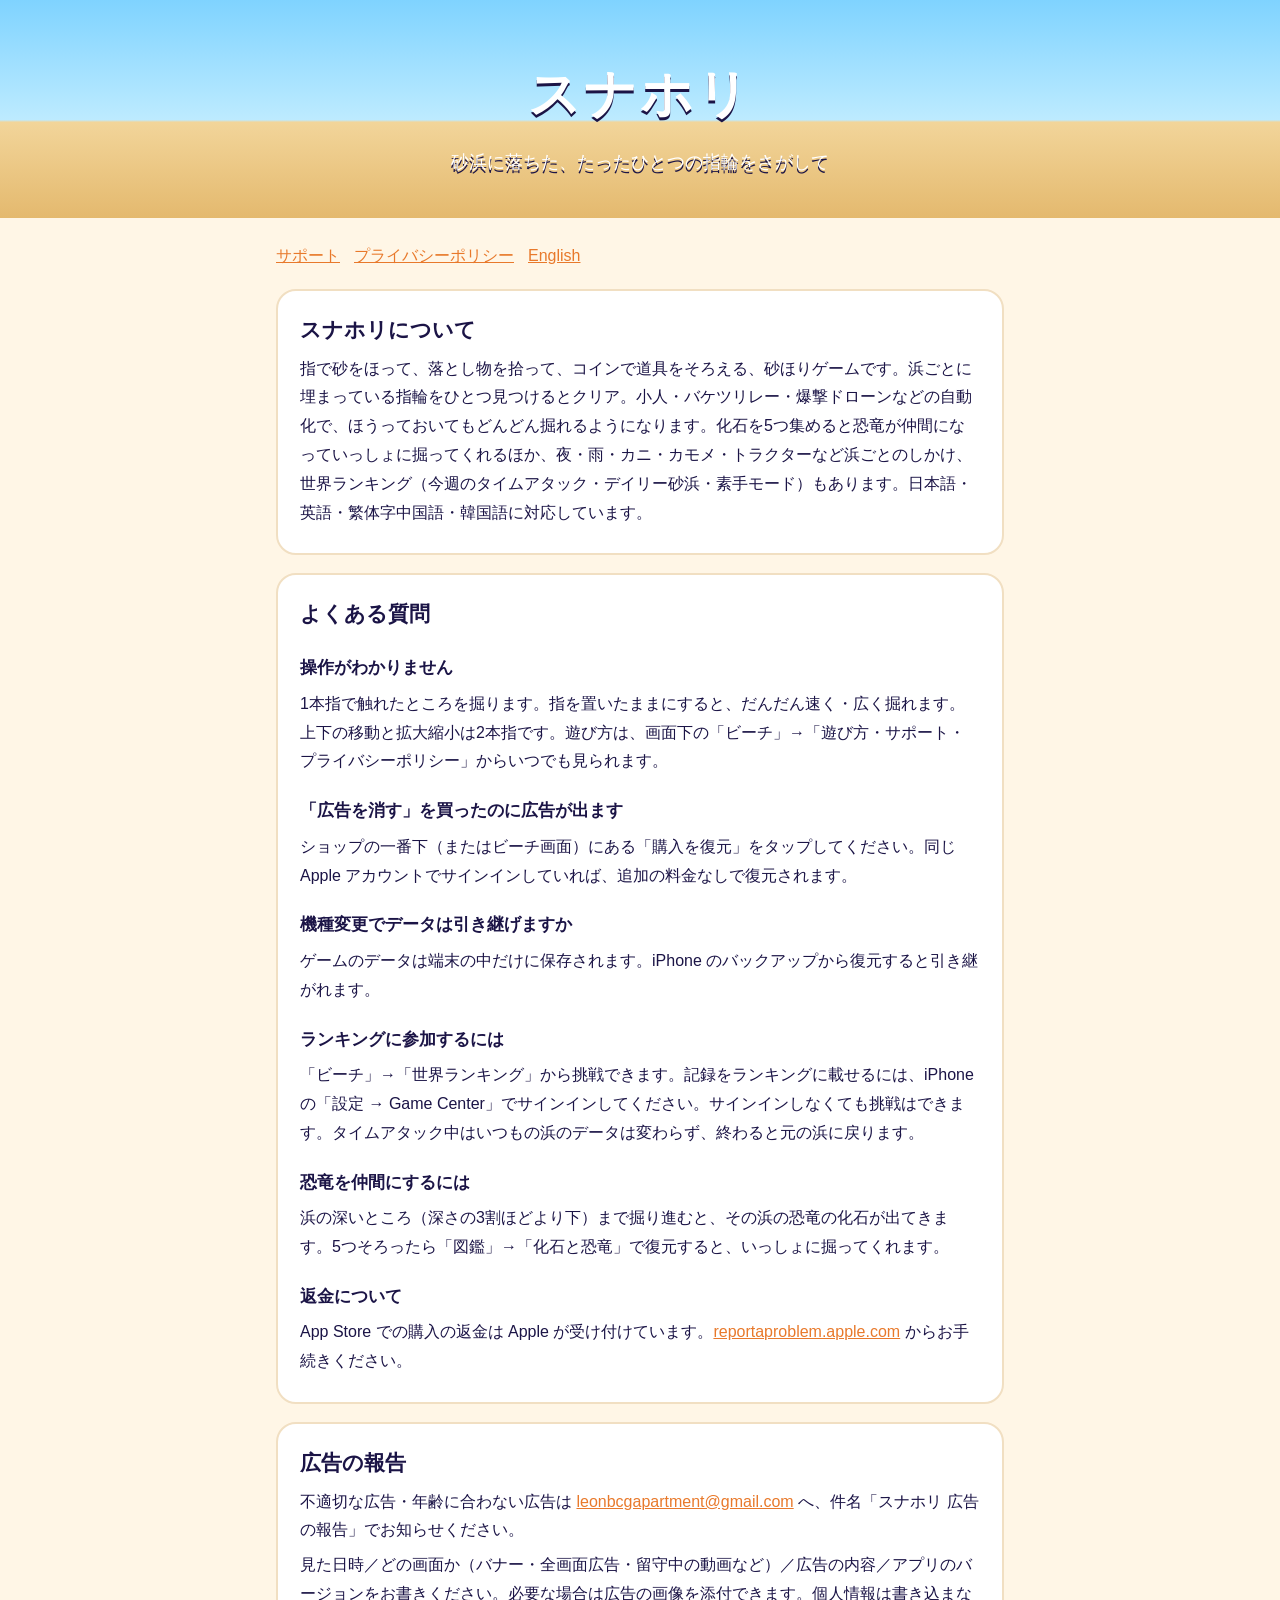
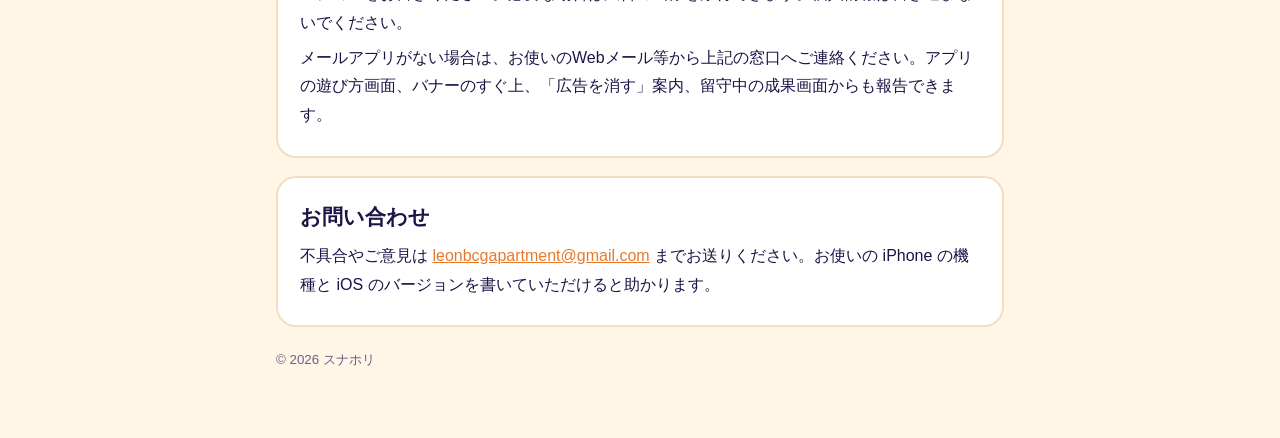
<file: index.html>
<!doctype html>
<html lang="ja"><head><meta charset="utf-8"><meta name="viewport" content="width=device-width,initial-scale=1">
<title>スナホリ サポート</title><link rel="stylesheet" href="style.css"></head>
<body>
<header><h1>スナホリ</h1><p>砂浜に落ちた、たったひとつの指輪をさがして</p></header>
<main><nav><a href="index.html">サポート</a><a href="privacy.html">プライバシーポリシー</a><a href="en.html">English</a></nav>
<div class="card"><h2>スナホリについて</h2>
<p>指で砂をほって、落とし物を拾って、コインで道具をそろえる、砂ほりゲームです。浜ごとに埋まっている指輪をひとつ見つけるとクリア。小人・バケツリレー・爆撃ドローンなどの自動化で、ほうっておいてもどんどん掘れるようになります。化石を5つ集めると恐竜が仲間になっていっしょに掘ってくれるほか、夜・雨・カニ・カモメ・トラクターなど浜ごとのしかけ、世界ランキング（今週のタイムアタック・デイリー砂浜・素手モード）もあります。日本語・英語・繁体字中国語・韓国語に対応しています。</p></div>
<div class="card"><h2>よくある質問</h2>
<h3>操作がわかりません</h3>
<p>1本指で触れたところを掘ります。指を置いたままにすると、だんだん速く・広く掘れます。上下の移動と拡大縮小は2本指です。遊び方は、画面下の「ビーチ」→「遊び方・サポート・プライバシーポリシー」からいつでも見られます。</p>
<h3>「広告を消す」を買ったのに広告が出ます</h3>
<p>ショップの一番下（またはビーチ画面）にある「購入を復元」をタップしてください。同じ Apple アカウントでサインインしていれば、追加の料金なしで復元されます。</p>
<h3>機種変更でデータは引き継げますか</h3>
<p>ゲームのデータは端末の中だけに保存されます。iPhone のバックアップから復元すると引き継がれます。</p>
<h3>ランキングに参加するには</h3>
<p>「ビーチ」→「世界ランキング」から挑戦できます。記録をランキングに載せるには、iPhoneの「設定 → Game Center」でサインインしてください。サインインしなくても挑戦はできます。タイムアタック中はいつもの浜のデータは変わらず、終わると元の浜に戻ります。</p>
<h3>恐竜を仲間にするには</h3>
<p>浜の深いところ（深さの3割ほどより下）まで掘り進むと、その浜の恐竜の化石が出てきます。5つそろったら「図鑑」→「化石と恐竜」で復元すると、いっしょに掘ってくれます。</p>
<h3>返金について</h3>
<p>App Store での購入の返金は Apple が受け付けています。<a href="https://reportaproblem.apple.com/">reportaproblem.apple.com</a> からお手続きください。</p></div>
<div class="card" id="ad-report"><h2>広告の報告</h2>
<p>不適切な広告・年齢に合わない広告は <a href="mailto:leonbcgapartment@gmail.com?subject=スナホリ%20広告の報告">leonbcgapartment@gmail.com</a> へ、件名「スナホリ 広告の報告」でお知らせください。</p>
<p>見た日時／どの画面か（バナー・全画面広告・留守中の動画など）／広告の内容／アプリのバージョンをお書きください。必要な場合は広告の画像を添付できます。個人情報は書き込まないでください。</p>
<p>メールアプリがない場合は、お使いのWebメール等から上記の窓口へご連絡ください。アプリの遊び方画面、バナーのすぐ上、「広告を消す」案内、留守中の成果画面からも報告できます。</p></div>
<div class="card"><h2>お問い合わせ</h2>
<p>不具合やご意見は <a href="mailto:leonbcgapartment@gmail.com?subject=%E3%82%B9%E3%83%8A%E3%83%9B%E3%83%AA%E3%81%AB%E3%81%A4%E3%81%84%E3%81%A6">leonbcgapartment@gmail.com</a> までお送りください。お使いの iPhone の機種と iOS のバージョンを書いていただけると助かります。</p></div>
<small>© 2026 スナホリ</small></main></body></html>
</file>
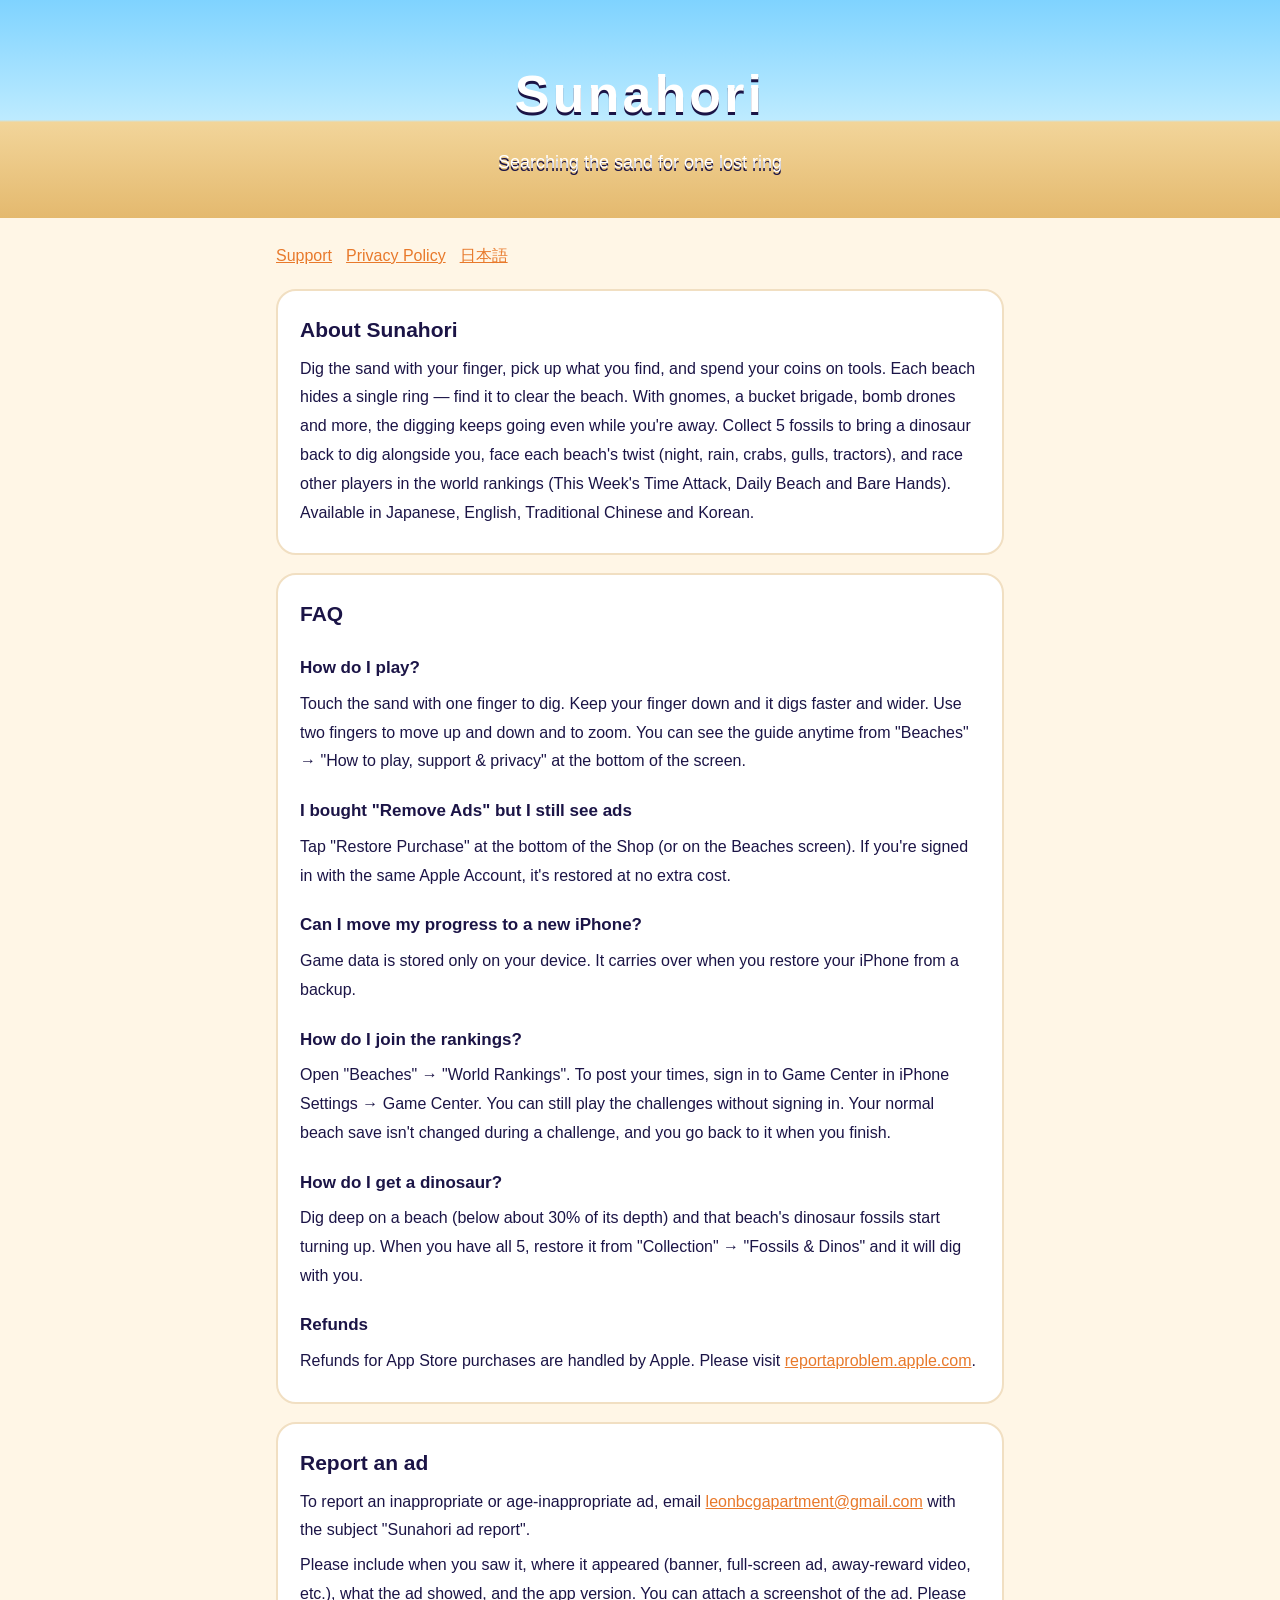
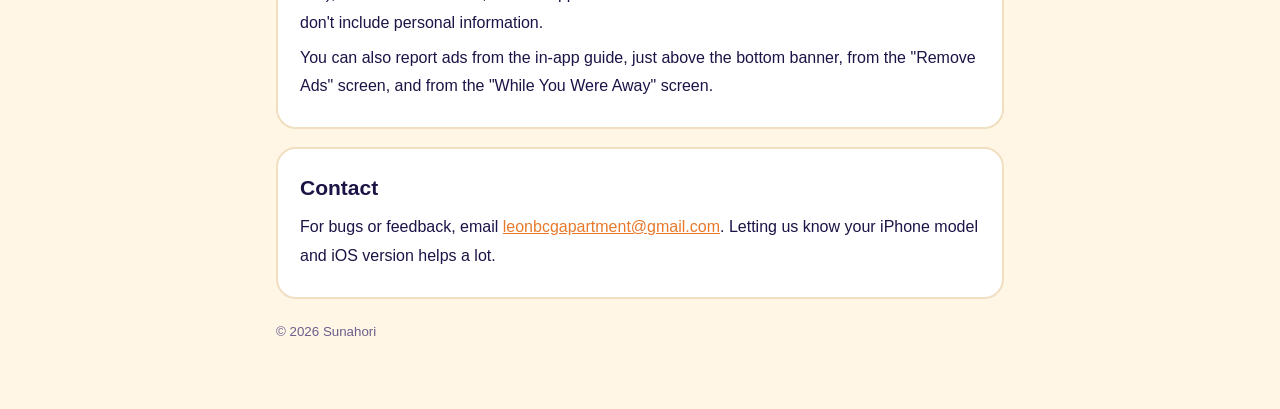
<file: en.html>
<!doctype html>
<html lang="en"><head><meta charset="utf-8"><meta name="viewport" content="width=device-width,initial-scale=1">
<title>Sunahori Support</title><link rel="stylesheet" href="style.css"></head>
<body>
<header><h1>Sunahori</h1><p>Searching the sand for one lost ring</p></header>
<main><nav><a href="en.html">Support</a><a href="privacy-en.html">Privacy Policy</a><a href="index.html">日本語</a></nav>
<div class="card"><h2>About Sunahori</h2>
<p>Dig the sand with your finger, pick up what you find, and spend your coins on tools. Each beach hides a single ring — find it to clear the beach. With gnomes, a bucket brigade, bomb drones and more, the digging keeps going even while you're away. Collect 5 fossils to bring a dinosaur back to dig alongside you, face each beach's twist (night, rain, crabs, gulls, tractors), and race other players in the world rankings (This Week's Time Attack, Daily Beach and Bare Hands). Available in Japanese, English, Traditional Chinese and Korean.</p></div>
<div class="card"><h2>FAQ</h2>
<h3>How do I play?</h3>
<p>Touch the sand with one finger to dig. Keep your finger down and it digs faster and wider. Use two fingers to move up and down and to zoom. You can see the guide anytime from "Beaches" → "How to play, support &amp; privacy" at the bottom of the screen.</p>
<h3>I bought "Remove Ads" but I still see ads</h3>
<p>Tap "Restore Purchase" at the bottom of the Shop (or on the Beaches screen). If you're signed in with the same Apple Account, it's restored at no extra cost.</p>
<h3>Can I move my progress to a new iPhone?</h3>
<p>Game data is stored only on your device. It carries over when you restore your iPhone from a backup.</p>
<h3>How do I join the rankings?</h3>
<p>Open "Beaches" → "World Rankings". To post your times, sign in to Game Center in iPhone Settings → Game Center. You can still play the challenges without signing in. Your normal beach save isn't changed during a challenge, and you go back to it when you finish.</p>
<h3>How do I get a dinosaur?</h3>
<p>Dig deep on a beach (below about 30% of its depth) and that beach's dinosaur fossils start turning up. When you have all 5, restore it from "Collection" → "Fossils &amp; Dinos" and it will dig with you.</p>
<h3>Refunds</h3>
<p>Refunds for App Store purchases are handled by Apple. Please visit <a href="https://reportaproblem.apple.com/">reportaproblem.apple.com</a>.</p></div>
<div class="card" id="ad-report"><h2>Report an ad</h2>
<p>To report an inappropriate or age-inappropriate ad, email <a href="mailto:leonbcgapartment@gmail.com?subject=Sunahori%20ad%20report">leonbcgapartment@gmail.com</a> with the subject "Sunahori ad report".</p>
<p>Please include when you saw it, where it appeared (banner, full-screen ad, away-reward video, etc.), what the ad showed, and the app version. You can attach a screenshot of the ad. Please don't include personal information.</p>
<p>You can also report ads from the in-app guide, just above the bottom banner, from the "Remove Ads" screen, and from the "While You Were Away" screen.</p></div>
<div class="card"><h2>Contact</h2>
<p>For bugs or feedback, email <a href="mailto:leonbcgapartment@gmail.com?subject=Sunahori">leonbcgapartment@gmail.com</a>. Letting us know your iPhone model and iOS version helps a lot.</p></div>
<small>© 2026 Sunahori</small></main></body></html>
</file>
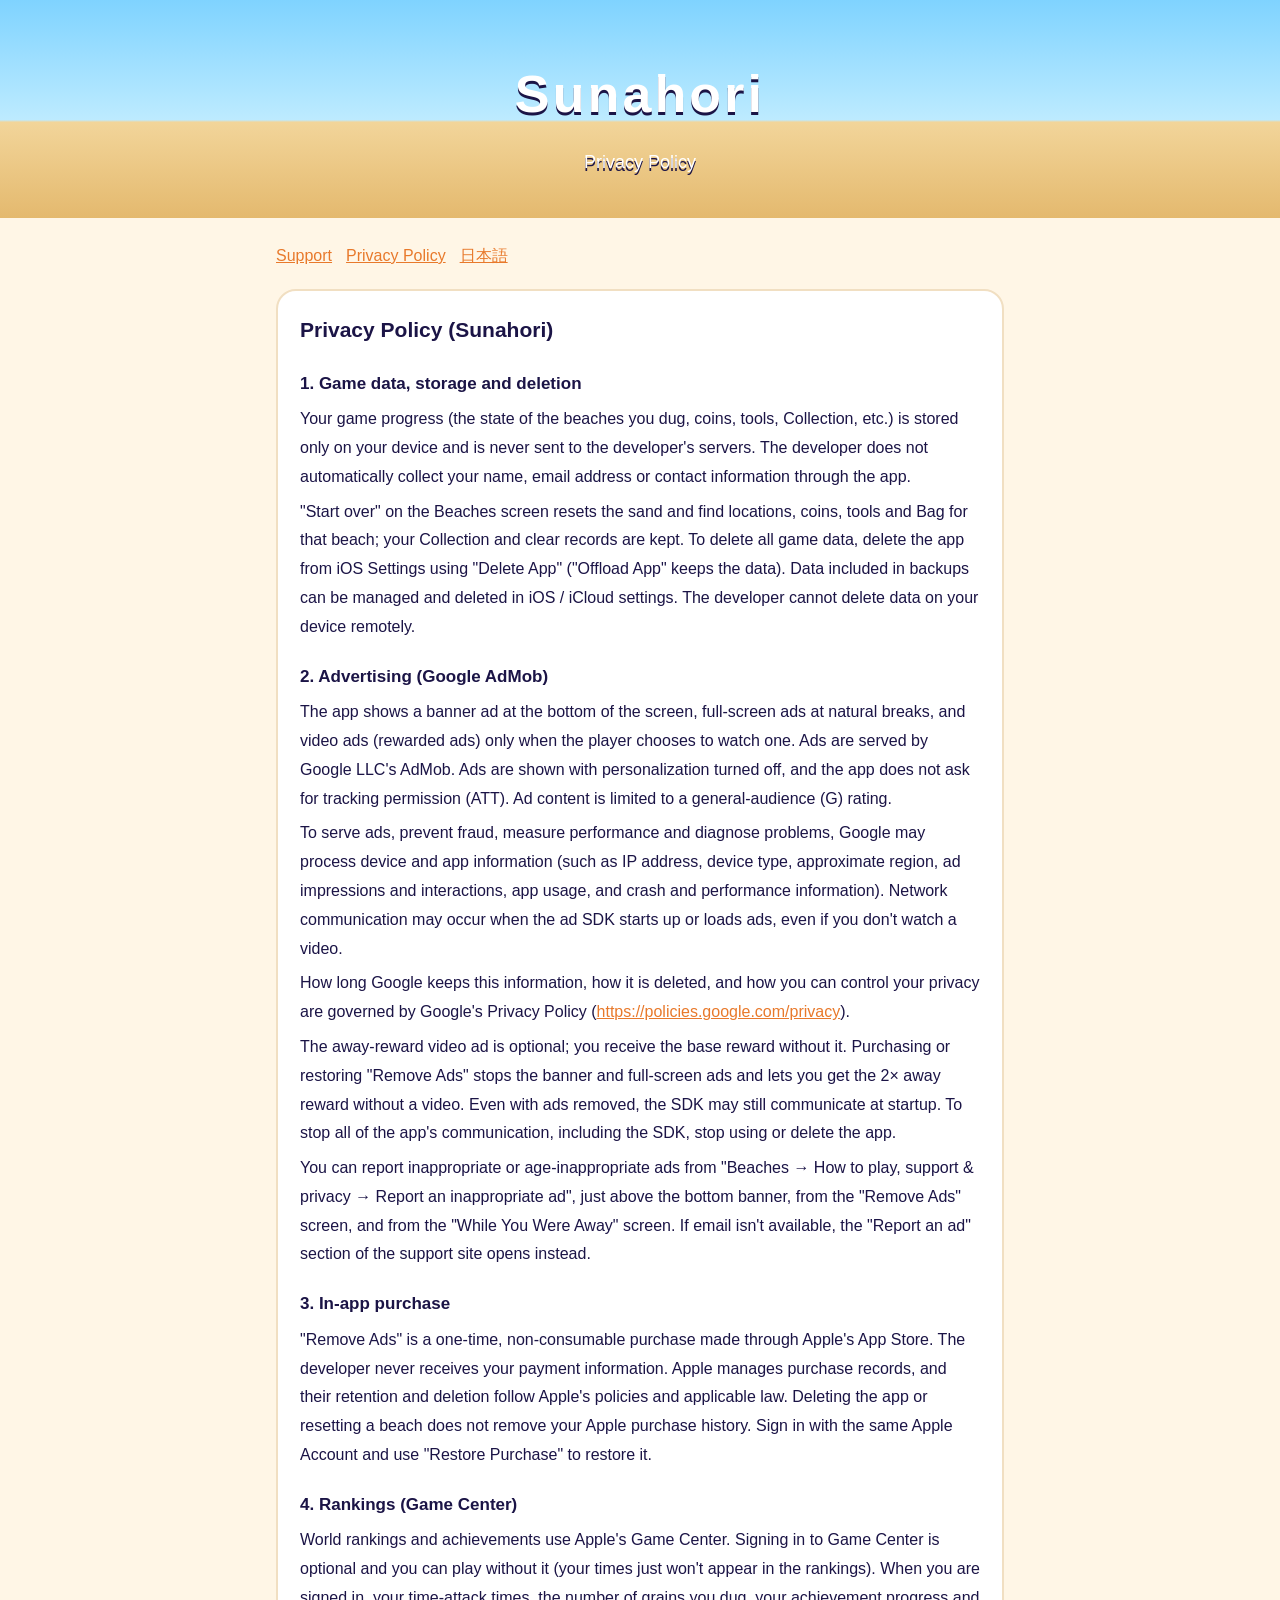
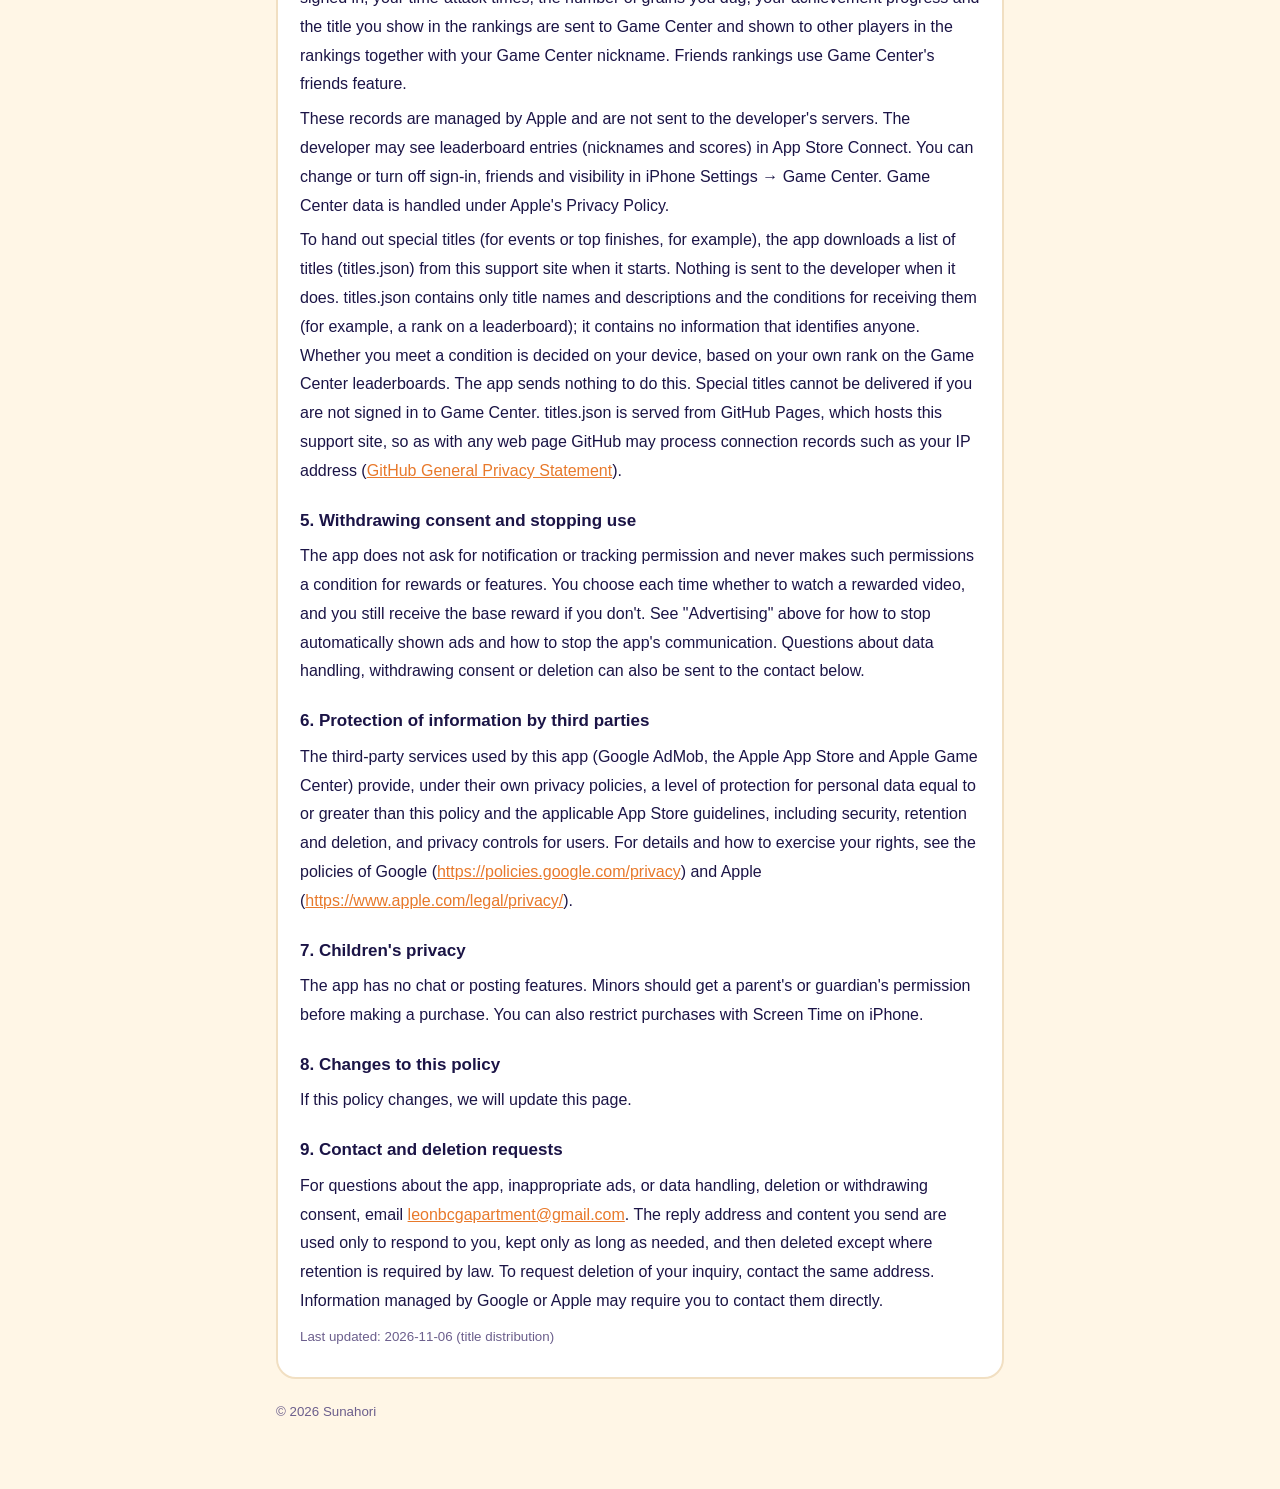
<file: privacy-en.html>
<!doctype html>
<html lang="en"><head><meta charset="utf-8"><meta name="viewport" content="width=device-width,initial-scale=1">
<title>Sunahori Privacy Policy</title><link rel="stylesheet" href="style.css"></head>
<body>
<header><h1>Sunahori</h1><p>Privacy Policy</p></header>
<main><nav><a href="en.html">Support</a><a href="privacy-en.html">Privacy Policy</a><a href="privacy.html">日本語</a></nav>
<div class="card"><h2>Privacy Policy (Sunahori)</h2>
<h3>1. Game data, storage and deletion</h3>
<p>Your game progress (the state of the beaches you dug, coins, tools, Collection, etc.) is stored only on your device and is never sent to the developer's servers. The developer does not automatically collect your name, email address or contact information through the app.</p>
<p>"Start over" on the Beaches screen resets the sand and find locations, coins, tools and Bag for that beach; your Collection and clear records are kept. To delete all game data, delete the app from iOS Settings using "Delete App" ("Offload App" keeps the data). Data included in backups can be managed and deleted in iOS / iCloud settings. The developer cannot delete data on your device remotely.</p>
<h3>2. Advertising (Google AdMob)</h3>
<p>The app shows a banner ad at the bottom of the screen, full-screen ads at natural breaks, and video ads (rewarded ads) only when the player chooses to watch one. Ads are served by Google LLC's AdMob. Ads are shown with personalization turned off, and the app does not ask for tracking permission (ATT). Ad content is limited to a general-audience (G) rating.</p>
<p>To serve ads, prevent fraud, measure performance and diagnose problems, Google may process device and app information (such as IP address, device type, approximate region, ad impressions and interactions, app usage, and crash and performance information). Network communication may occur when the ad SDK starts up or loads ads, even if you don't watch a video.</p>
<p>How long Google keeps this information, how it is deleted, and how you can control your privacy are governed by Google's Privacy Policy (<a href="https://policies.google.com/privacy">https://policies.google.com/privacy</a>).</p>
<p>The away-reward video ad is optional; you receive the base reward without it. Purchasing or restoring "Remove Ads" stops the banner and full-screen ads and lets you get the 2× away reward without a video. Even with ads removed, the SDK may still communicate at startup. To stop all of the app's communication, including the SDK, stop using or delete the app.</p>
<p>You can report inappropriate or age-inappropriate ads from "Beaches → How to play, support &amp; privacy → Report an inappropriate ad", just above the bottom banner, from the "Remove Ads" screen, and from the "While You Were Away" screen. If email isn't available, the "Report an ad" section of the support site opens instead.</p>
<h3>3. In-app purchase</h3>
<p>"Remove Ads" is a one-time, non-consumable purchase made through Apple's App Store. The developer never receives your payment information. Apple manages purchase records, and their retention and deletion follow Apple's policies and applicable law. Deleting the app or resetting a beach does not remove your Apple purchase history. Sign in with the same Apple Account and use "Restore Purchase" to restore it.</p>
<h3>4. Rankings (Game Center)</h3>
<p>World rankings and achievements use Apple's Game Center. Signing in to Game Center is optional and you can play without it (your times just won't appear in the rankings). When you are signed in, your time-attack times, the number of grains you dug, your achievement progress and the title you show in the rankings are sent to Game Center and shown to other players in the rankings together with your Game Center nickname. Friends rankings use Game Center's friends feature.</p>
<p>These records are managed by Apple and are not sent to the developer's servers. The developer may see leaderboard entries (nicknames and scores) in App Store Connect. You can change or turn off sign-in, friends and visibility in iPhone Settings → Game Center. Game Center data is handled under Apple's Privacy Policy.</p>
<p>To hand out special titles (for events or top finishes, for example), the app downloads a list of titles (titles.json) from this support site when it starts. Nothing is sent to the developer when it does. titles.json contains only title names and descriptions and the conditions for receiving them (for example, a rank on a leaderboard); it contains no information that identifies anyone. Whether you meet a condition is decided on your device, based on your own rank on the Game Center leaderboards. The app sends nothing to do this. Special titles cannot be delivered if you are not signed in to Game Center. titles.json is served from GitHub Pages, which hosts this support site, so as with any web page GitHub may process connection records such as your IP address (<a href="https://docs.github.com/site-policy/privacy-policies/github-general-privacy-statement">GitHub General Privacy Statement</a>).</p>
<h3>5. Withdrawing consent and stopping use</h3>
<p>The app does not ask for notification or tracking permission and never makes such permissions a condition for rewards or features. You choose each time whether to watch a rewarded video, and you still receive the base reward if you don't. See "Advertising" above for how to stop automatically shown ads and how to stop the app's communication. Questions about data handling, withdrawing consent or deletion can also be sent to the contact below.</p>
<h3>6. Protection of information by third parties</h3>
<p>The third-party services used by this app (Google AdMob, the Apple App Store and Apple Game Center) provide, under their own privacy policies, a level of protection for personal data equal to or greater than this policy and the applicable App Store guidelines, including security, retention and deletion, and privacy controls for users. For details and how to exercise your rights, see the policies of Google (<a href="https://policies.google.com/privacy">https://policies.google.com/privacy</a>) and Apple (<a href="https://www.apple.com/legal/privacy/">https://www.apple.com/legal/privacy/</a>).</p>
<h3>7. Children's privacy</h3>
<p>The app has no chat or posting features. Minors should get a parent's or guardian's permission before making a purchase. You can also restrict purchases with Screen Time on iPhone.</p>
<h3>8. Changes to this policy</h3>
<p>If this policy changes, we will update this page.</p>
<h3>9. Contact and deletion requests</h3>
<p>For questions about the app, inappropriate ads, or data handling, deletion or withdrawing consent, email <a href="mailto:leonbcgapartment@gmail.com">leonbcgapartment@gmail.com</a>. The reply address and content you send are used only to respond to you, kept only as long as needed, and then deleted except where retention is required by law. To request deletion of your inquiry, contact the same address. Information managed by Google or Apple may require you to contact them directly.</p>
<p><small>Last updated: 2026-11-06 (title distribution)</small></p></div>
<small>© 2026 Sunahori</small></main></body></html>
</file>
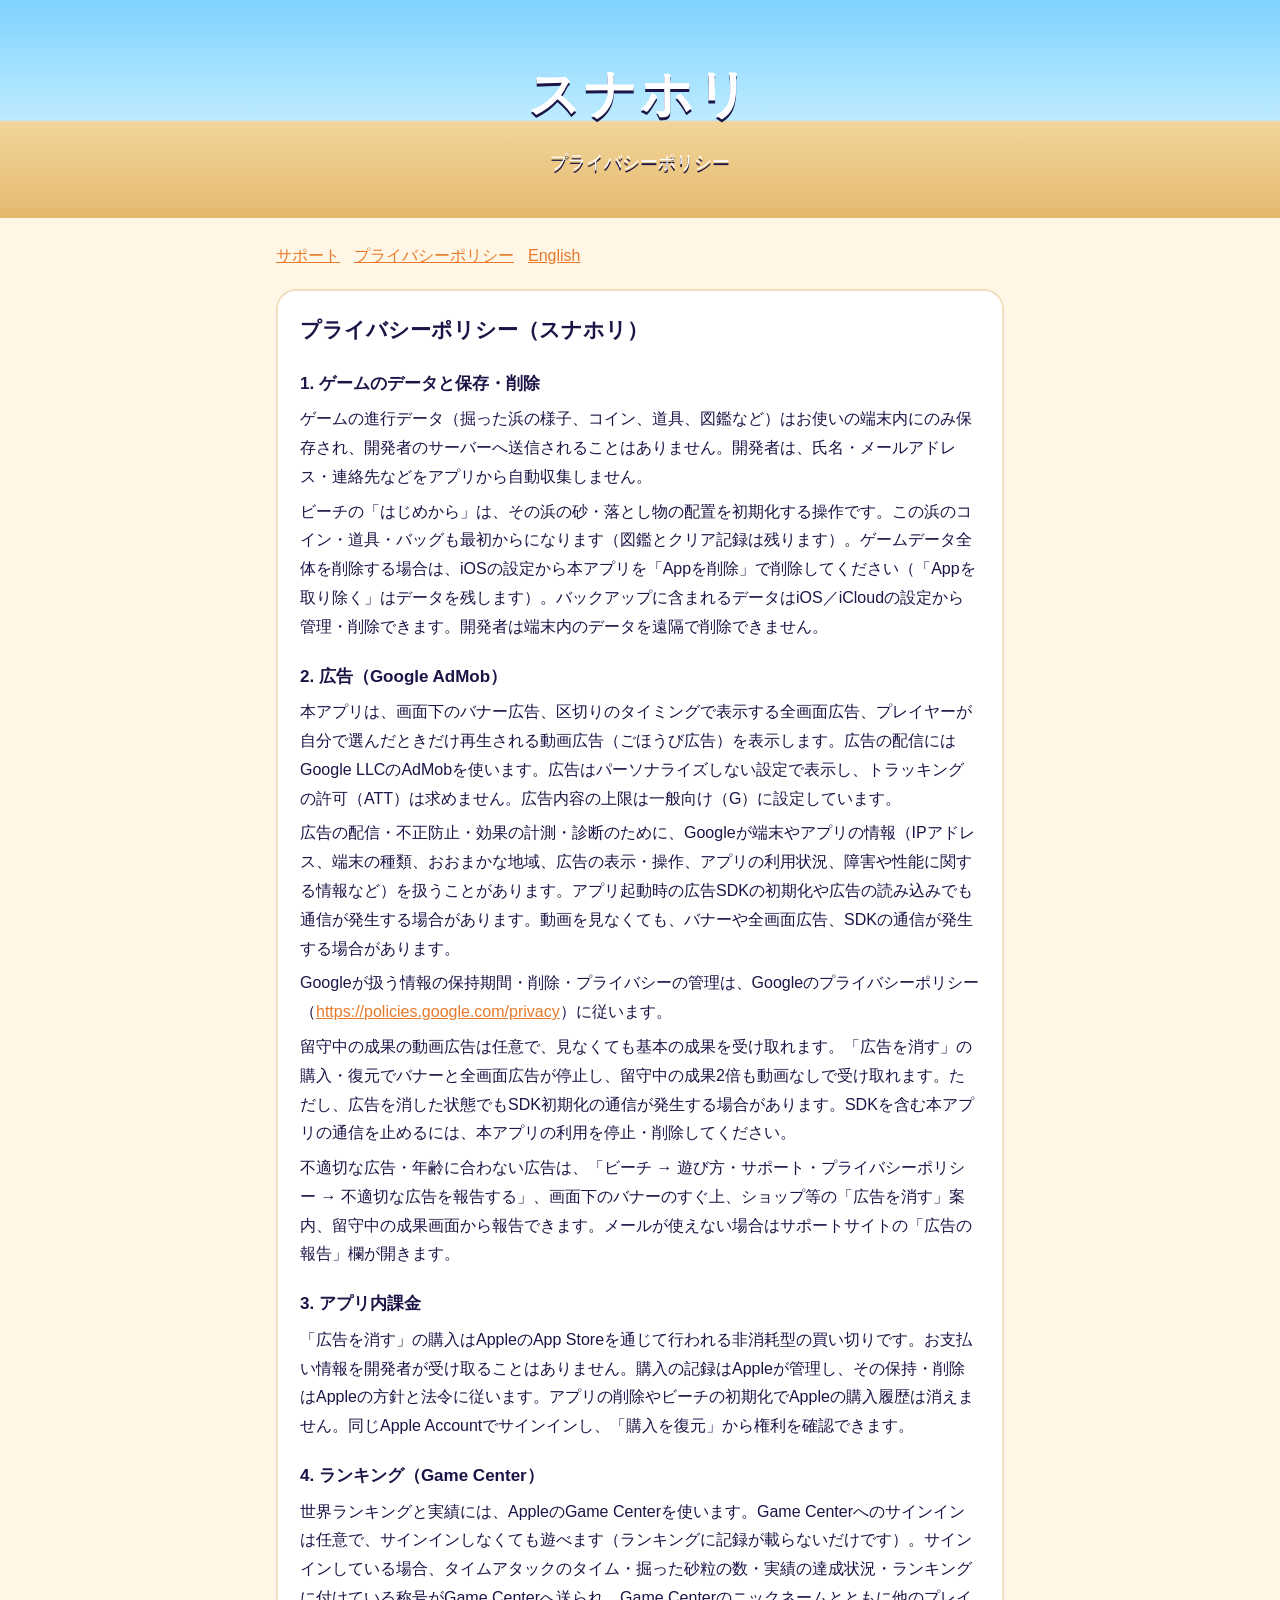
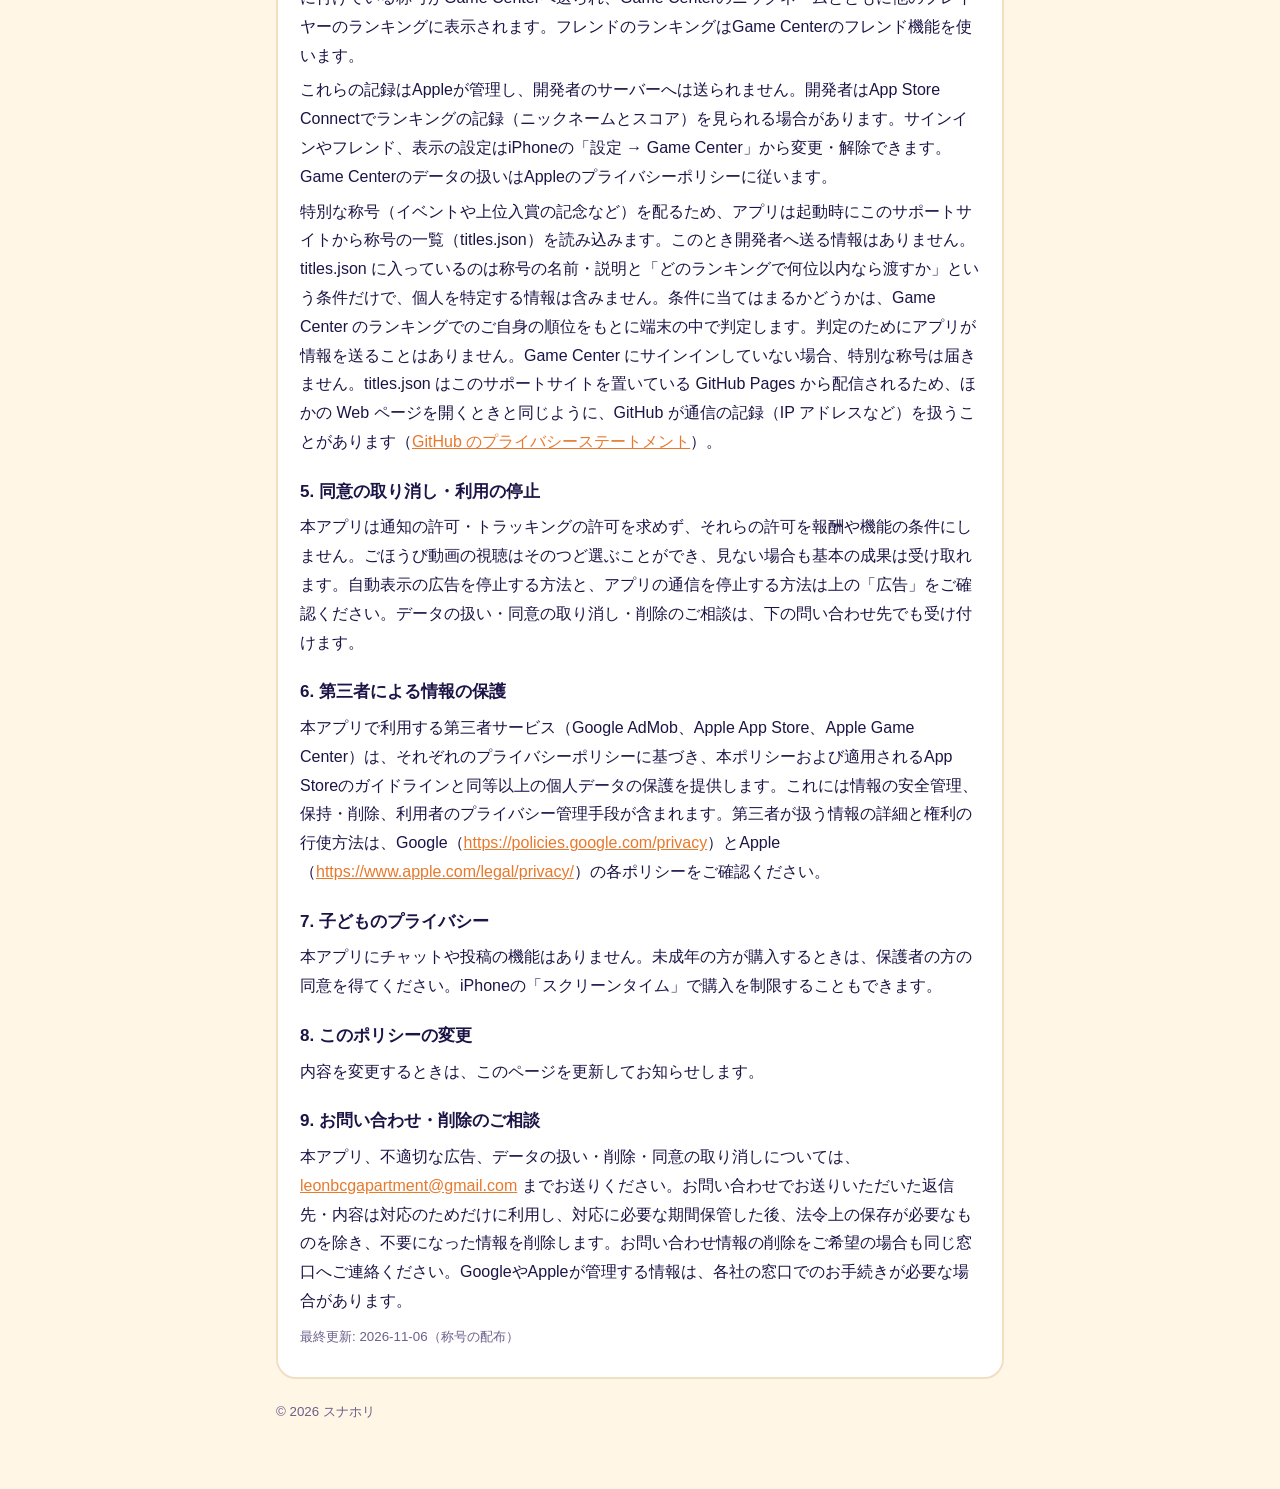
<file: privacy.html>
<!doctype html>
<html lang="ja"><head><meta charset="utf-8"><meta name="viewport" content="width=device-width,initial-scale=1">
<title>スナホリ プライバシーポリシー</title><link rel="stylesheet" href="style.css"></head>
<body>
<header><h1>スナホリ</h1><p>プライバシーポリシー</p></header>
<main><nav><a href="index.html">サポート</a><a href="privacy.html">プライバシーポリシー</a><a href="privacy-en.html">English</a></nav>
<div class="card"><h2>プライバシーポリシー（スナホリ）</h2>
<h3>1. ゲームのデータと保存・削除</h3>
<p>ゲームの進行データ（掘った浜の様子、コイン、道具、図鑑など）はお使いの端末内にのみ保存され、開発者のサーバーへ送信されることはありません。開発者は、氏名・メールアドレス・連絡先などをアプリから自動収集しません。</p>
<p>ビーチの「はじめから」は、その浜の砂・落とし物の配置を初期化する操作です。この浜のコイン・道具・バッグも最初からになります（図鑑とクリア記録は残ります）。ゲームデータ全体を削除する場合は、iOSの設定から本アプリを「Appを削除」で削除してください（「Appを取り除く」はデータを残します）。バックアップに含まれるデータはiOS／iCloudの設定から管理・削除できます。開発者は端末内のデータを遠隔で削除できません。</p>
<h3>2. 広告（Google AdMob）</h3>
<p>本アプリは、画面下のバナー広告、区切りのタイミングで表示する全画面広告、プレイヤーが自分で選んだときだけ再生される動画広告（ごほうび広告）を表示します。広告の配信にはGoogle LLCのAdMobを使います。広告はパーソナライズしない設定で表示し、トラッキングの許可（ATT）は求めません。広告内容の上限は一般向け（G）に設定しています。</p>
<p>広告の配信・不正防止・効果の計測・診断のために、Googleが端末やアプリの情報（IPアドレス、端末の種類、おおまかな地域、広告の表示・操作、アプリの利用状況、障害や性能に関する情報など）を扱うことがあります。アプリ起動時の広告SDKの初期化や広告の読み込みでも通信が発生する場合があります。動画を見なくても、バナーや全画面広告、SDKの通信が発生する場合があります。</p>
<p>Googleが扱う情報の保持期間・削除・プライバシーの管理は、Googleのプライバシーポリシー（<a href="https://policies.google.com/privacy">https://policies.google.com/privacy</a>）に従います。</p>
<p>留守中の成果の動画広告は任意で、見なくても基本の成果を受け取れます。「広告を消す」の購入・復元でバナーと全画面広告が停止し、留守中の成果2倍も動画なしで受け取れます。ただし、広告を消した状態でもSDK初期化の通信が発生する場合があります。SDKを含む本アプリの通信を止めるには、本アプリの利用を停止・削除してください。</p>
<p>不適切な広告・年齢に合わない広告は、「ビーチ → 遊び方・サポート・プライバシーポリシー → 不適切な広告を報告する」、画面下のバナーのすぐ上、ショップ等の「広告を消す」案内、留守中の成果画面から報告できます。メールが使えない場合はサポートサイトの「広告の報告」欄が開きます。</p>
<h3>3. アプリ内課金</h3>
<p>「広告を消す」の購入はAppleのApp Storeを通じて行われる非消耗型の買い切りです。お支払い情報を開発者が受け取ることはありません。購入の記録はAppleが管理し、その保持・削除はAppleの方針と法令に従います。アプリの削除やビーチの初期化でAppleの購入履歴は消えません。同じApple Accountでサインインし、「購入を復元」から権利を確認できます。</p>
<h3>4. ランキング（Game Center）</h3>
<p>世界ランキングと実績には、AppleのGame Centerを使います。Game Centerへのサインインは任意で、サインインしなくても遊べます（ランキングに記録が載らないだけです）。サインインしている場合、タイムアタックのタイム・掘った砂粒の数・実績の達成状況・ランキングに付けている称号がGame Centerへ送られ、Game Centerのニックネームとともに他のプレイヤーのランキングに表示されます。フレンドのランキングはGame Centerのフレンド機能を使います。</p>
<p>これらの記録はAppleが管理し、開発者のサーバーへは送られません。開発者はApp Store Connectでランキングの記録（ニックネームとスコア）を見られる場合があります。サインインやフレンド、表示の設定はiPhoneの「設定 → Game Center」から変更・解除できます。Game Centerのデータの扱いはAppleのプライバシーポリシーに従います。</p>
<p>特別な称号（イベントや上位入賞の記念など）を配るため、アプリは起動時にこのサポートサイトから称号の一覧（titles.json）を読み込みます。このとき開発者へ送る情報はありません。titles.json に入っているのは称号の名前・説明と「どのランキングで何位以内なら渡すか」という条件だけで、個人を特定する情報は含みません。条件に当てはまるかどうかは、Game Center のランキングでのご自身の順位をもとに端末の中で判定します。判定のためにアプリが情報を送ることはありません。Game Center にサインインしていない場合、特別な称号は届きません。titles.json はこのサポートサイトを置いている GitHub Pages から配信されるため、ほかの Web ページを開くときと同じように、GitHub が通信の記録（IP アドレスなど）を扱うことがあります（<a href="https://docs.github.com/site-policy/privacy-policies/github-general-privacy-statement">GitHub のプライバシーステートメント</a>）。</p>
<h3>5. 同意の取り消し・利用の停止</h3>
<p>本アプリは通知の許可・トラッキングの許可を求めず、それらの許可を報酬や機能の条件にしません。ごほうび動画の視聴はそのつど選ぶことができ、見ない場合も基本の成果は受け取れます。自動表示の広告を停止する方法と、アプリの通信を停止する方法は上の「広告」をご確認ください。データの扱い・同意の取り消し・削除のご相談は、下の問い合わせ先でも受け付けます。</p>
<h3>6. 第三者による情報の保護</h3>
<p>本アプリで利用する第三者サービス（Google AdMob、Apple App Store、Apple Game Center）は、それぞれのプライバシーポリシーに基づき、本ポリシーおよび適用されるApp Storeのガイドラインと同等以上の個人データの保護を提供します。これには情報の安全管理、保持・削除、利用者のプライバシー管理手段が含まれます。第三者が扱う情報の詳細と権利の行使方法は、Google（<a href="https://policies.google.com/privacy">https://policies.google.com/privacy</a>）とApple（<a href="https://www.apple.com/legal/privacy/">https://www.apple.com/legal/privacy/</a>）の各ポリシーをご確認ください。</p>
<h3>7. 子どものプライバシー</h3>
<p>本アプリにチャットや投稿の機能はありません。未成年の方が購入するときは、保護者の方の同意を得てください。iPhoneの「スクリーンタイム」で購入を制限することもできます。</p>
<h3>8. このポリシーの変更</h3>
<p>内容を変更するときは、このページを更新してお知らせします。</p>
<h3>9. お問い合わせ・削除のご相談</h3>
<p>本アプリ、不適切な広告、データの扱い・削除・同意の取り消しについては、<a href="mailto:leonbcgapartment@gmail.com">leonbcgapartment@gmail.com</a> までお送りください。お問い合わせでお送りいただいた返信先・内容は対応のためだけに利用し、対応に必要な期間保管した後、法令上の保存が必要なものを除き、不要になった情報を削除します。お問い合わせ情報の削除をご希望の場合も同じ窓口へご連絡ください。GoogleやAppleが管理する情報は、各社の窓口でのお手続きが必要な場合があります。</p>
<p><small>最終更新: 2026-11-06（称号の配布）</small></p></div>
<small>© 2026 スナホリ</small></main></body></html>
</file>
<file: style.css>
:root{--bg:#FFF6E6;--ink:#1B1446;--card:#FFFFFF;--accent:#E8792B;--sub:#6B5E8C;--line:#F1DFC2}
@media (prefers-color-scheme: dark){:root{--bg:#171233;--ink:#F4EEFF;--card:#251E4A;--accent:#FFB347;--sub:#BDB2DA;--line:#3A3168}}
*{box-sizing:border-box}
body{overflow-wrap:anywhere;margin:0;background:var(--bg);color:var(--ink);font-family:"Hiragino Maru Gothic ProN","Hiragino Sans","Noto Sans JP",sans-serif;line-height:1.8}
header{background:linear-gradient(180deg,#7FD3FF 0%,#BDEBFF 55%,#F2D59A 56%,#E4B96E 100%);padding:48px 16px 40px;text-align:center;color:#fff;text-shadow:0 3px 0 #1B1446}
header h1{margin:0;font-size:clamp(30px,7vw,52px);letter-spacing:.06em}
header p{margin:4px 0 0;font-size:clamp(13px,3.4vw,18px)}
main{max-width:760px;margin:0 auto;padding:20px 16px 64px}
nav{margin:4px 0 8px}nav a{margin-right:14px}
.card{background:var(--card);border:2px solid var(--line);border-radius:20px;padding:20px 22px;margin:18px 0}
.card h2{margin:0 0 6px;font-size:21px}
h3{font-size:17px;margin:20px 0 2px}
a{color:var(--accent)}p{margin:6px 0}small{color:var(--sub)}
ul{padding-left:1.3em;margin:6px 0}
</file>
